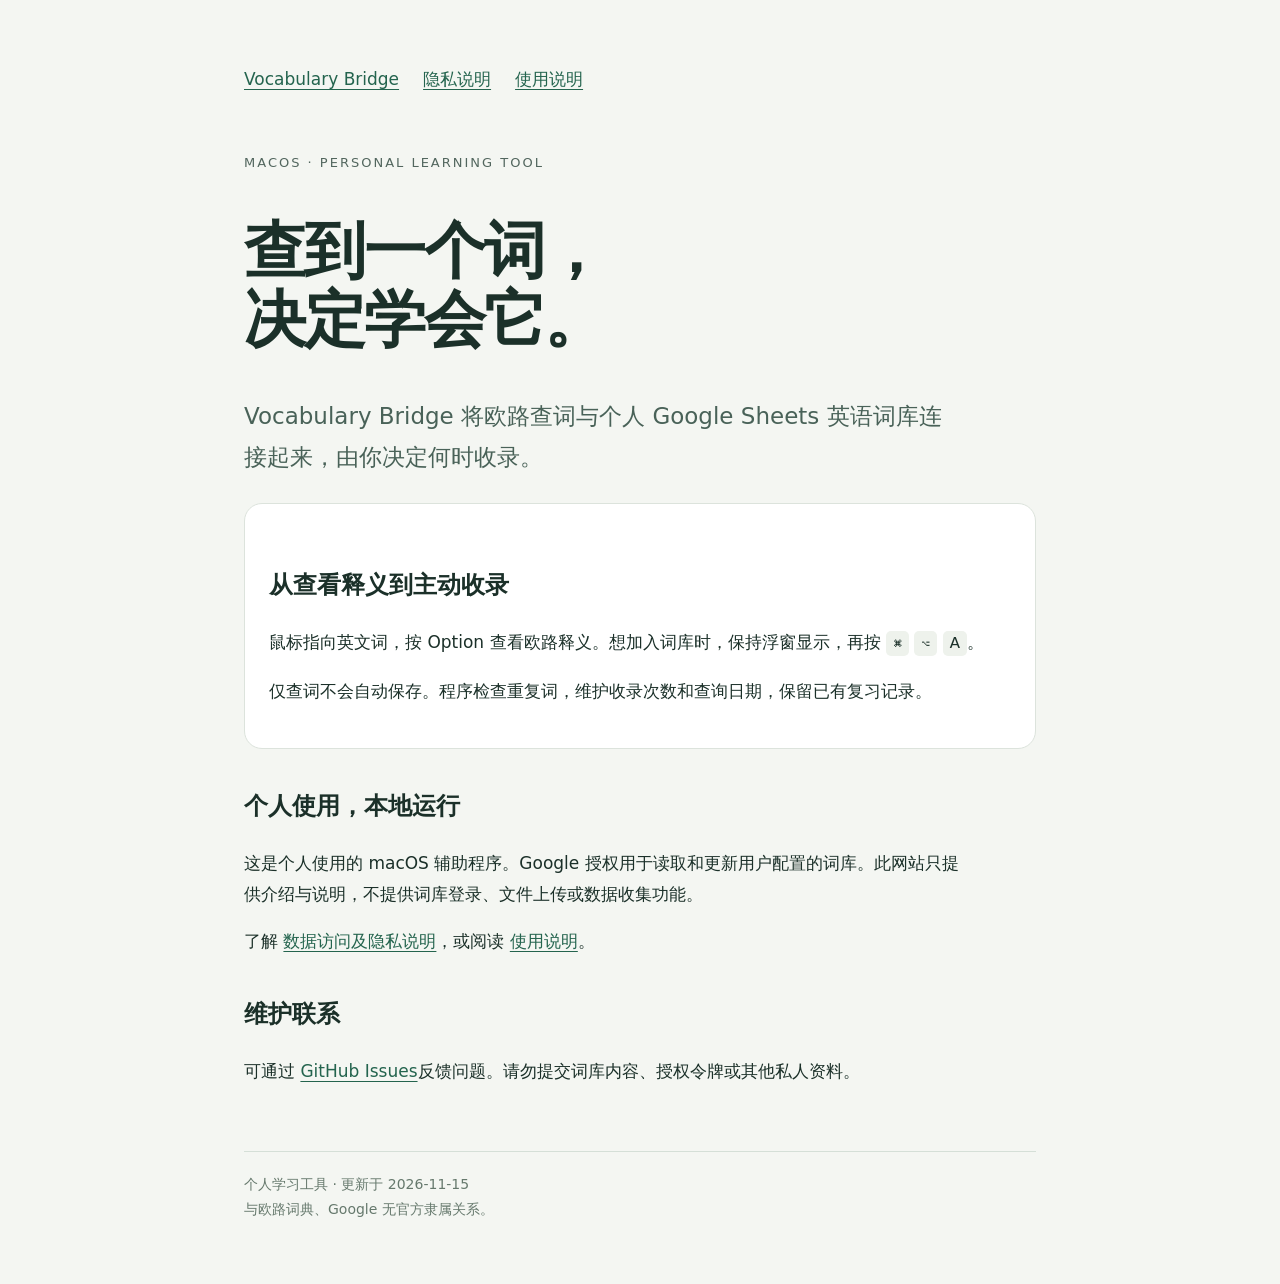
<file: index.html>
<!doctype html><html lang="zh-CN"><meta charset="utf-8"><meta name="viewport" content="width=device-width, initial-scale=1"><title>应用介绍 · Vocabulary Bridge</title><meta name="description" content="Vocabulary Bridge 个人 macOS 英语词库辅助程序：应用介绍、隐私和使用说明。"><link rel="stylesheet" href="style.css"><main><nav aria-label="主导航"><a href="./">Vocabulary Bridge</a><a href="privacy.html">隐私说明</a><a href="terms.html">使用说明</a></nav><p class="tag">MACOS · PERSONAL LEARNING TOOL</p><h1>查到一个词，<br>决定学会它。</h1><p class="lead">Vocabulary Bridge 将欧路查词与个人 Google Sheets 英语词库连接起来，由你决定何时收录。</p><section class="card"><h2>从查看释义到主动收录</h2><p>鼠标指向英文词，按 Option 查看欧路释义。想加入词库时，保持浮窗显示，再按 <kbd>⌘</kbd> <kbd>⌥</kbd> <kbd>A</kbd>。</p><p>仅查词不会自动保存。程序检查重复词，维护收录次数和查询日期，保留已有复习记录。</p></section><h2>个人使用，本地运行</h2><p>这是个人使用的 macOS 辅助程序。Google 授权用于读取和更新用户配置的词库。此网站只提供介绍与说明，不提供词库登录、文件上传或数据收集功能。</p><p>了解 <a href="privacy.html">数据访问及隐私说明</a>，或阅读 <a href="terms.html">使用说明</a>。</p><h2>维护联系</h2><p>可通过 <a href="https://github.com/qianryl7s-cloud/vocabulary-bridge-info/issues">GitHub Issues</a>反馈问题。请勿提交词库内容、授权令牌或其他私人资料。</p><footer>个人学习工具 · 更新于 2026-11-15<br>与欧路词典、Google 无官方隶属关系。</footer></main></html>
</file>
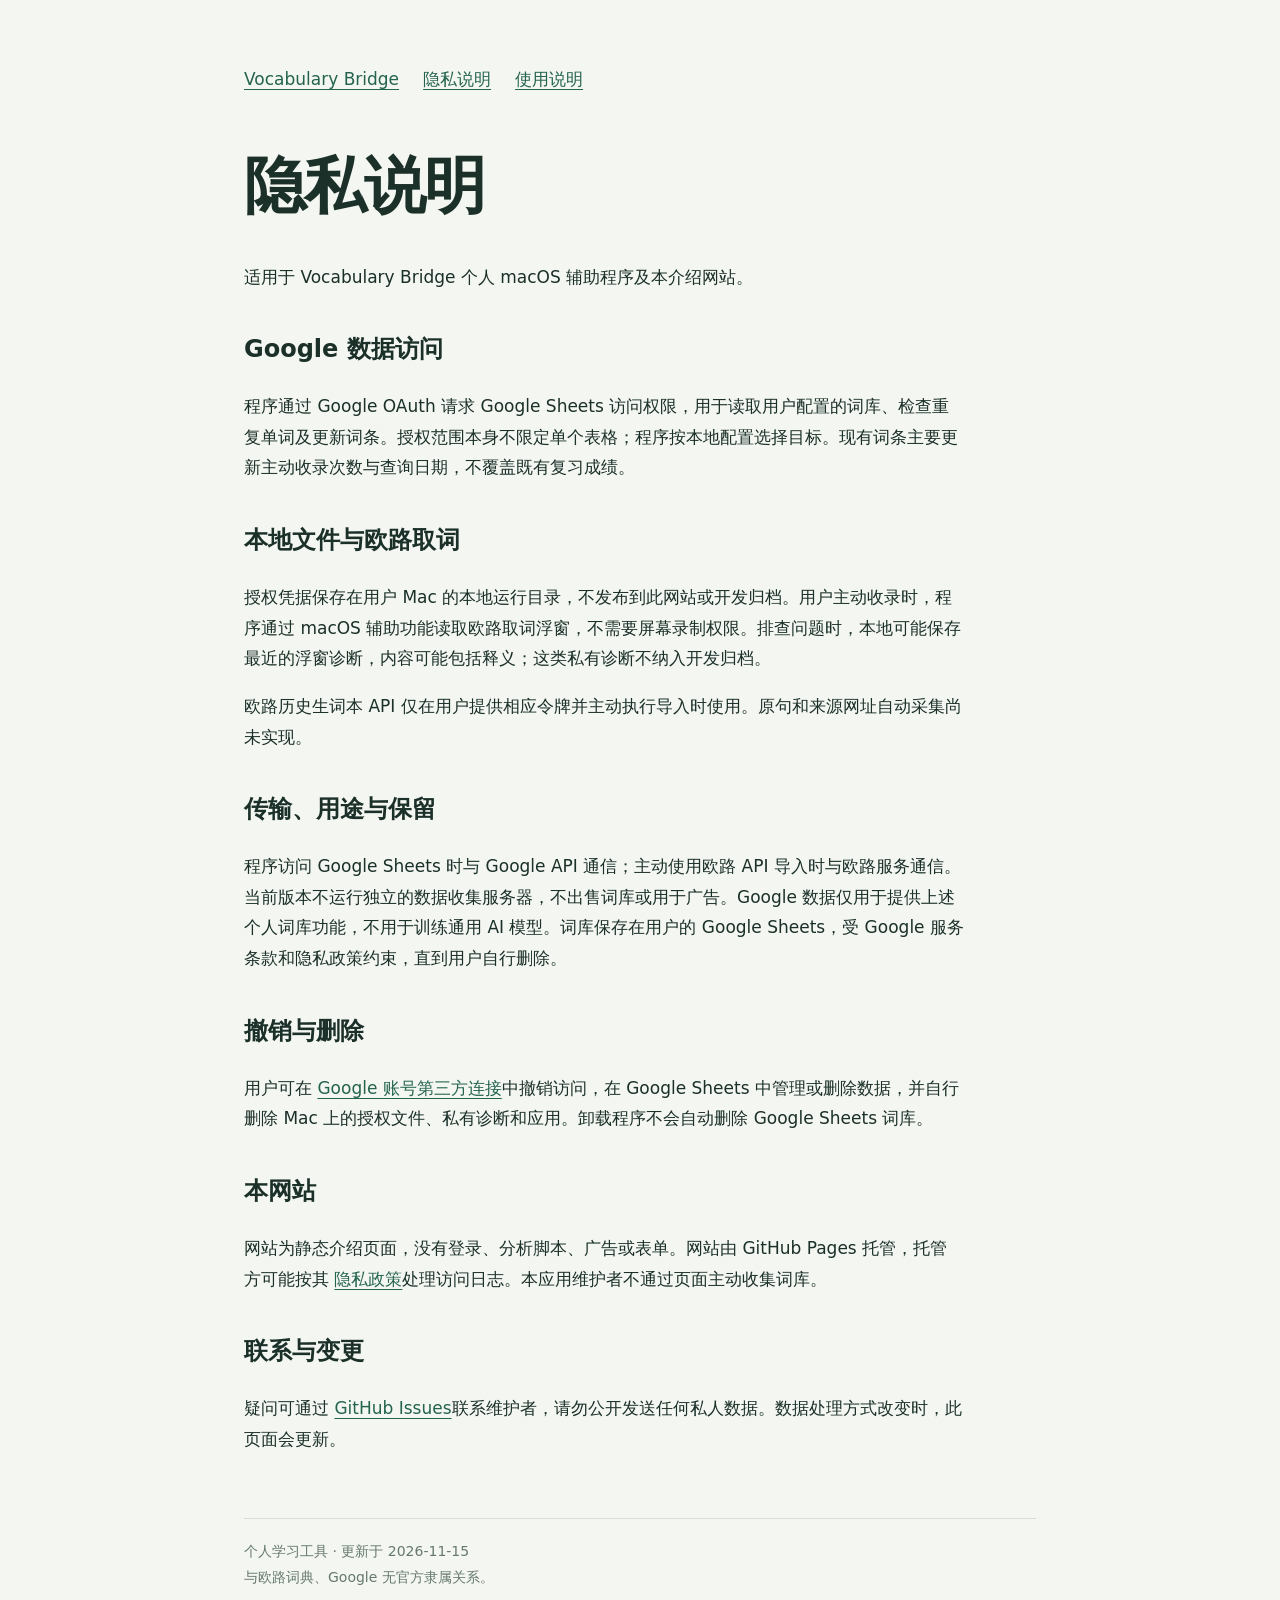
<file: privacy.html>
<!doctype html><html lang="zh-CN"><meta charset="utf-8"><meta name="viewport" content="width=device-width, initial-scale=1"><title>隐私说明 · Vocabulary Bridge</title><meta name="description" content="Vocabulary Bridge 个人 macOS 英语词库辅助程序：应用介绍、隐私和使用说明。"><link rel="stylesheet" href="style.css"><main><nav aria-label="主导航"><a href="./">Vocabulary Bridge</a><a href="privacy.html">隐私说明</a><a href="terms.html">使用说明</a></nav><h1>隐私说明</h1><p>适用于 Vocabulary Bridge 个人 macOS 辅助程序及本介绍网站。</p><h2>Google 数据访问</h2><p>程序通过 Google OAuth 请求 Google Sheets 访问权限，用于读取用户配置的词库、检查重复单词及更新词条。授权范围本身不限定单个表格；程序按本地配置选择目标。现有词条主要更新主动收录次数与查询日期，不覆盖既有复习成绩。</p><h2>本地文件与欧路取词</h2><p>授权凭据保存在用户 Mac 的本地运行目录，不发布到此网站或开发归档。用户主动收录时，程序通过 macOS 辅助功能读取欧路取词浮窗，不需要屏幕录制权限。排查问题时，本地可能保存最近的浮窗诊断，内容可能包括释义；这类私有诊断不纳入开发归档。</p><p>欧路历史生词本 API 仅在用户提供相应令牌并主动执行导入时使用。原句和来源网址自动采集尚未实现。</p><h2>传输、用途与保留</h2><p>程序访问 Google Sheets 时与 Google API 通信；主动使用欧路 API 导入时与欧路服务通信。当前版本不运行独立的数据收集服务器，不出售词库或用于广告。Google 数据仅用于提供上述个人词库功能，不用于训练通用 AI 模型。词库保存在用户的 Google Sheets，受 Google 服务条款和隐私政策约束，直到用户自行删除。</p><h2>撤销与删除</h2><p>用户可在 <a href="https://myaccount.google.com/connections">Google 账号第三方连接</a>中撤销访问，在 Google Sheets 中管理或删除数据，并自行删除 Mac 上的授权文件、私有诊断和应用。卸载程序不会自动删除 Google Sheets 词库。</p><h2>本网站</h2><p>网站为静态介绍页面，没有登录、分析脚本、广告或表单。网站由 GitHub Pages 托管，托管方可能按其 <a href="https://docs.github.com/site-policy/privacy-policies/github-general-privacy-statement">隐私政策</a>处理访问日志。本应用维护者不通过页面主动收集词库。</p><h2>联系与变更</h2><p>疑问可通过 <a href="https://github.com/qianryl7s-cloud/vocabulary-bridge-info/issues">GitHub Issues</a>联系维护者，请勿公开发送任何私人数据。数据处理方式改变时，此页面会更新。</p><footer>个人学习工具 · 更新于 2026-11-15<br>与欧路词典、Google 无官方隶属关系。</footer></main></html>
</file>
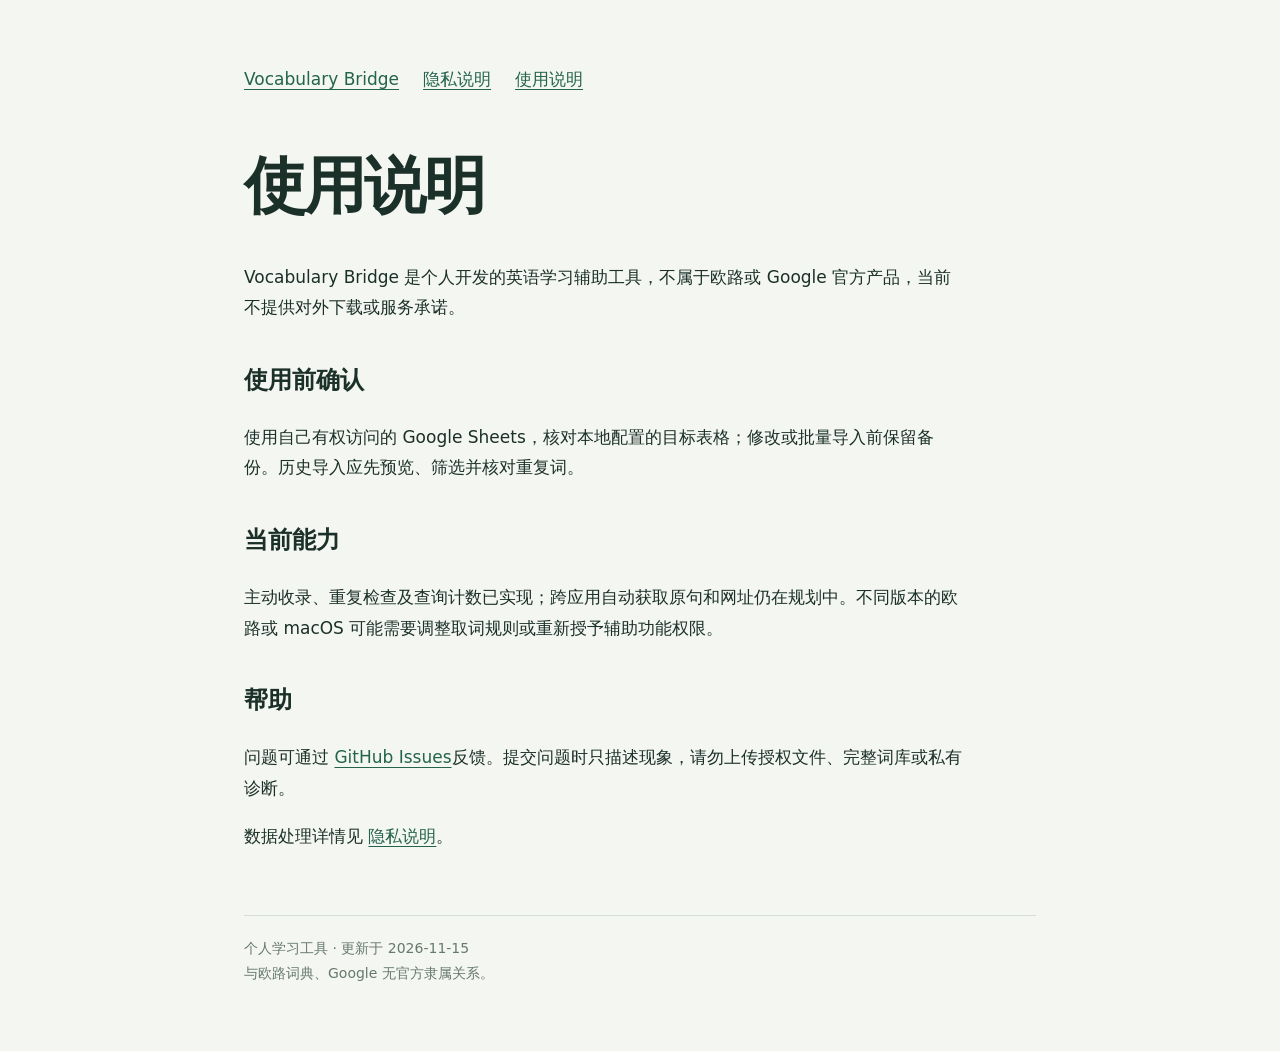
<file: terms.html>
<!doctype html><html lang="zh-CN"><meta charset="utf-8"><meta name="viewport" content="width=device-width, initial-scale=1"><title>使用说明 · Vocabulary Bridge</title><meta name="description" content="Vocabulary Bridge 个人 macOS 英语词库辅助程序：应用介绍、隐私和使用说明。"><link rel="stylesheet" href="style.css"><main><nav aria-label="主导航"><a href="./">Vocabulary Bridge</a><a href="privacy.html">隐私说明</a><a href="terms.html">使用说明</a></nav><h1>使用说明</h1><p>Vocabulary Bridge 是个人开发的英语学习辅助工具，不属于欧路或 Google 官方产品，当前不提供对外下载或服务承诺。</p><h2>使用前确认</h2><p>使用自己有权访问的 Google Sheets，核对本地配置的目标表格；修改或批量导入前保留备份。历史导入应先预览、筛选并核对重复词。</p><h2>当前能力</h2><p>主动收录、重复检查及查询计数已实现；跨应用自动获取原句和网址仍在规划中。不同版本的欧路或 macOS 可能需要调整取词规则或重新授予辅助功能权限。</p><h2>帮助</h2><p>问题可通过 <a href="https://github.com/qianryl7s-cloud/vocabulary-bridge-info/issues">GitHub Issues</a>反馈。提交问题时只描述现象，请勿上传授权文件、完整词库或私有诊断。</p><p>数据处理详情见 <a href="privacy.html">隐私说明</a>。</p><footer>个人学习工具 · 更新于 2026-11-15<br>与欧路词典、Google 无官方隶属关系。</footer></main></html>
</file>
<file: style.css>
*{box-sizing:border-box}body{margin:0;background:#f4f6f2;color:#1b3029;font:17px/1.8 system-ui,-apple-system,sans-serif}main{max-width:840px;margin:auto;padding:64px 24px}nav{display:flex;gap:24px;flex-wrap:wrap;margin-bottom:56px}a{color:#24644e;text-underline-offset:4px}h1{font-size:clamp(36px,7vw,62px);line-height:1.12;letter-spacing:-2px}h2{font-size:24px;margin-top:36px}p{max-width:720px}.tag{font-size:13px;letter-spacing:2px;color:#52665e}.lead{font-size:23px;color:#496258}.card{background:white;border:1px solid #dce3dc;border-radius:18px;padding:24px;margin:24px 0}footer{margin-top:64px;padding-top:20px;border-top:1px solid #d5dfd7;color:#66796d;font-size:14px}kbd{background:#eef2ec;border-radius:5px;padding:3px 7px}
</file>
